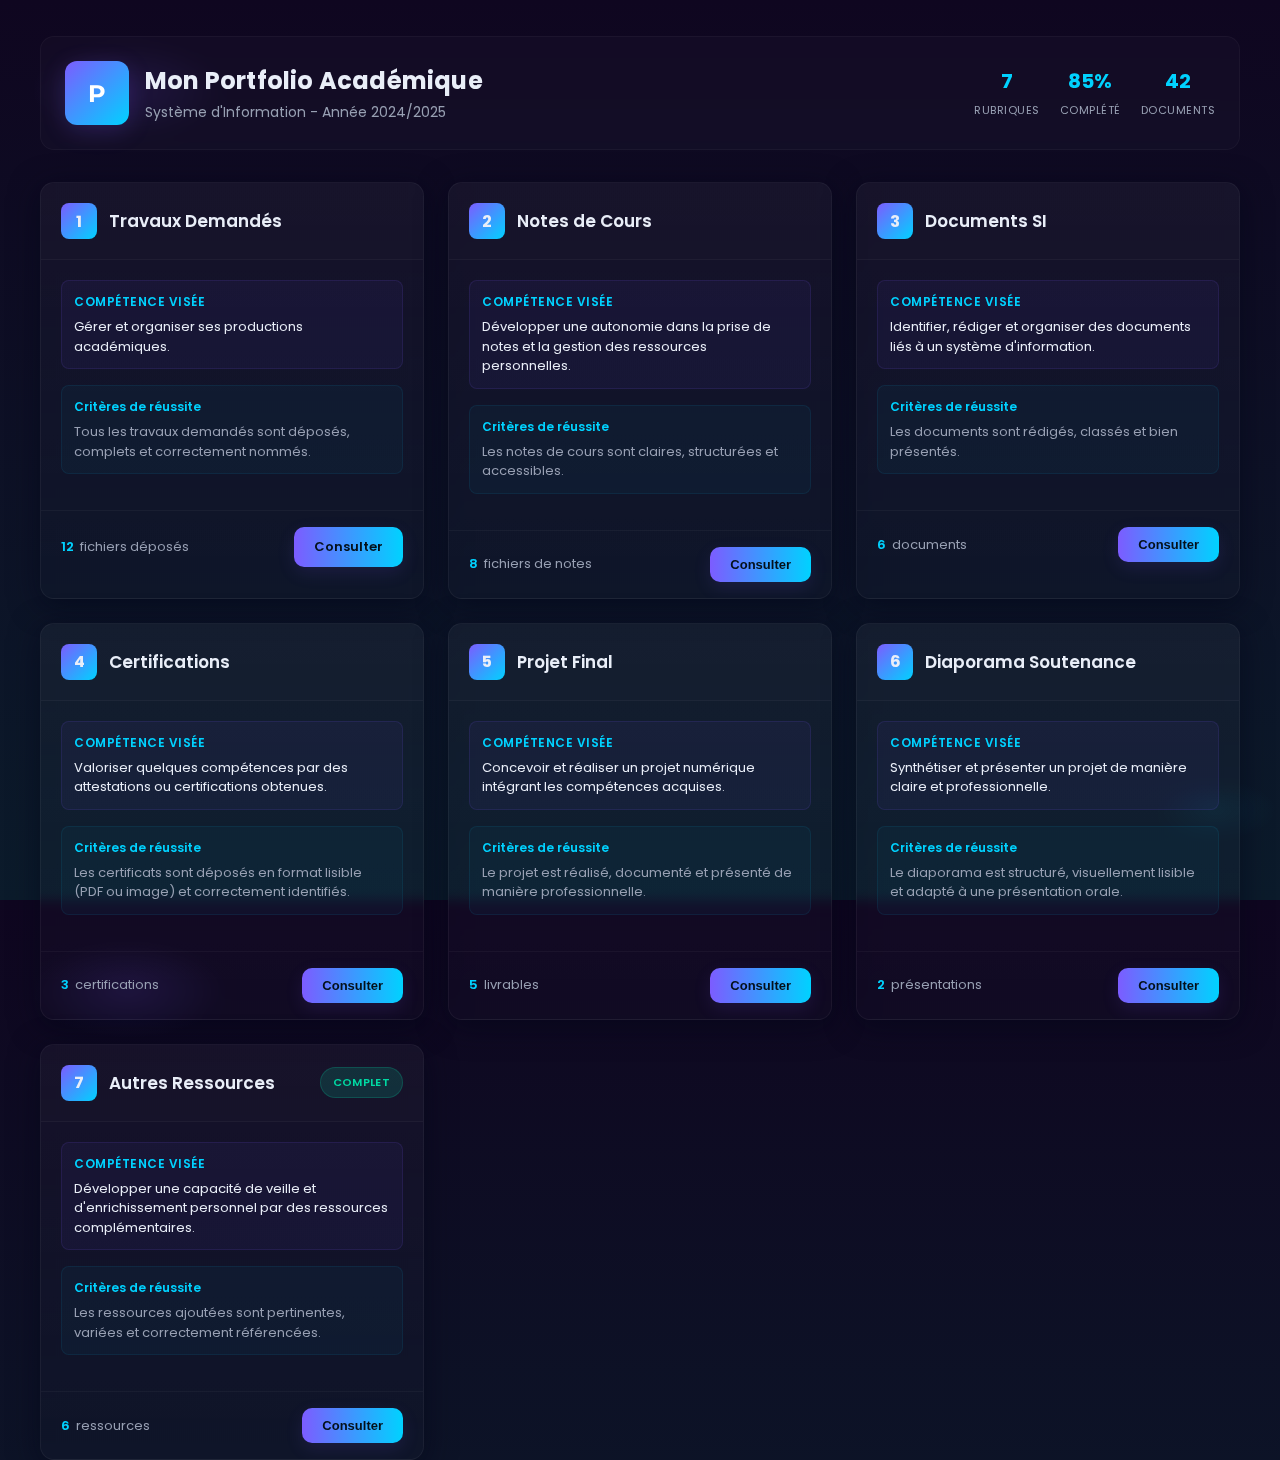
<file: index.html>
<!DOCTYPE html>
<html lang="fr">
<head>
  <meta charset="utf-8" />
  <meta name="viewport" content="width=device-width,initial-scale=1" />
  <title>Portfolio SI Alexis Lacombe</title>

  <link href="https://fonts.googleapis.com/css2?family=Poppins:wght@300;400;600;700&family=Montserrat:wght@600&display=swap" rel="stylesheet">

  <style>
    :root{
      --bg-1: #0f0620;
      --bg-2: #0b1b2b;
      --accent: #7c5cff;
      --accent-2: #00d2ff;
      --success: #00d9a3;
      --warning: #ffb648;
      --card-bg: rgba(255,255,255,0.03);
      --text: #e9eef8;
      --muted: #98a0b3;
      --radius: 14px;
    }

    *{box-sizing:border-box}
    html,body{height:100%}
    body{
      margin:0;
      font-family: "Poppins", system-ui, -apple-system, "Segoe UI", Roboto, sans-serif;
      color:var(--text);
      background: radial-gradient(1200px 600px at 10% 10%, rgba(124,92,255,0.12), transparent 8%),
                  radial-gradient(1000px 500px at 95% 90%, rgba(0,210,255,0.06), transparent 6%),
                  linear-gradient(180deg, var(--bg-1) 0%, var(--bg-2) 100%);
      -webkit-font-smoothing:antialiased;
      padding:36px;
      display:flex;
      align-items:flex-start;
      justify-content:center;
    }

    .container{
      max-width:1200px;
      width:100%;
    }

    header{
      display:flex;
      align-items:center;
      justify-content:space-between;
      gap:16px;
      margin-bottom:32px;
      padding:24px;
      background:rgba(255,255,255,0.02);
      border:1px solid rgba(255,255,255,0.04);
      border-radius:var(--radius);
      backdrop-filter:blur(8px);
    }

    .brand{
      display:flex;
      gap:16px;
      align-items:center;
    }

    .logo{
      width:64px;
      height:64px;
      border-radius:12px;
      background: linear-gradient(135deg,var(--accent),var(--accent-2));
      display:flex;
      align-items:center;
      justify-content:center;
      color:white;
      font-weight:700;
      font-size:24px;
      font-family: "Montserrat", sans-serif;
      box-shadow: 0 6px 24px rgba(124,92,255,0.2);
    }

    h1{
      margin:0 0 4px 0;
      font-size:24px;
      letter-spacing:0.2px;
    }

    .subtitle{
      margin:0;
      color:var(--muted);
      font-size:14px;
    }

    .stats{
      display:flex;
      gap:20px;
      align-items:center;
    }

    .stat{
      text-align:center;
    }

    .stat-value{
      font-size:20px;
      font-weight:700;
      color:var(--accent-2);
      display:block;
    }

    .stat-label{
      font-size:11px;
      color:var(--muted);
      text-transform:uppercase;
      letter-spacing:0.5px;
    }

    .grid{
      display:grid;
      grid-template-columns: repeat(auto-fit, minmax(360px, 1fr));
      gap:24px;
    }

    @media (max-width:768px){
      .grid{grid-template-columns: 1fr}
      body{padding:20px}
      header{flex-direction:column; text-align:center}
      .stats{justify-content:center}
    }

    .card{
      border-radius:var(--radius);
      overflow:hidden;
      position:relative;
      box-shadow: 0 6px 30px rgba(2,6,23,0.55);
      background: linear-gradient(180deg, rgba(255,255,255,0.03), rgba(255,255,255,0.01));
      border: 1px solid rgba(255,255,255,0.05);
      backdrop-filter: blur(6px);
      transition:transform .28s cubic-bezier(.2,.9,.3,1), box-shadow .28s ease;
    }

    .card:hover{
      transform: translateY(-6px);
      box-shadow: 0 18px 60px rgba(12,10,30,0.7);
    }

    .card-header{
      padding:20px;
      display:flex;
      justify-content:space-between;
      align-items:center;
      border-bottom:1px solid rgba(255,255,255,0.04);
      background:rgba(255,255,255,0.01);
    }

    .card-title{
      display:flex;
      align-items:center;
      gap:12px;
    }

    .rubrique-number{
      width:36px;
      height:36px;
      border-radius:8px;
      background:linear-gradient(135deg,var(--accent),var(--accent-2));
      display:flex;
      align-items:center;
      justify-content:center;
      font-weight:700;
      font-size:16px;
      flex-shrink:0;
    }

    .card-title h3{
      margin:0;
      font-size:17px;
      font-weight:600;
    }

    .status-badge{
      padding:6px 12px;
      border-radius:999px;
      font-size:11px;
      font-weight:600;
      text-transform:uppercase;
      letter-spacing:0.3px;
    }

    .status-complete{
      background:rgba(0,217,163,0.15);
      color:var(--success);
      border:1px solid rgba(0,217,163,0.2);
    }

    .status-progress{
      background:rgba(255,182,72,0.15);
      color:var(--warning);
      border:1px solid rgba(255,182,72,0.2);
    }

    .card-body{
      padding:20px;
    }

    .competence{
      background:rgba(124,92,255,0.06);
      border:1px solid rgba(124,92,255,0.12);
      border-radius:8px;
      padding:12px;
      margin-bottom:16px;
    }

    .competence-title{
      font-size:12px;
      color:var(--accent-2);
      font-weight:600;
      text-transform:uppercase;
      letter-spacing:0.5px;
      margin:0 0 6px 0;
    }

    .competence-text{
      font-size:13px;
      color:var(--text);
      margin:0;
      line-height:1.5;
    }

    .criteres{
      background:rgba(0,210,255,0.04);
      border:1px solid rgba(0,210,255,0.08);
      border-radius:8px;
      padding:12px;
      margin-bottom:16px;
    }

    .criteres-title{
      font-size:12px;
      color:var(--accent-2);
      font-weight:600;
      margin:0 0 6px 0;
    }

    .criteres-text{
      font-size:13px;
      color:var(--muted);
      margin:0;
      line-height:1.5;
    }

    .card-footer{
      padding:16px 20px;
      border-top:1px solid rgba(255,255,255,0.04);
      display:flex;
      justify-content:space-between;
      align-items:center;
      gap:12px;
    }

    .btn{
      font-size:13px;
      padding:10px 20px;
      border-radius:10px;
      background:linear-gradient(90deg,var(--accent),var(--accent-2));
      color:#04101a;
      font-weight:600;
      text-decoration:none;
      box-shadow: 0 6px 18px rgba(124,92,255,0.12);
      cursor:pointer;
      transition:all 0.2s ease;
      border:none;
      display:inline-block;
    }

    .btn:hover{
      transform:scale(1.05);
      box-shadow: 0 8px 24px rgba(124,92,255,0.24);
    }

    .file-count{
      color:var(--muted);
      font-size:13px;
      display:flex;
      align-items:center;
      gap:6px;
    }

    .file-count-number{
      color:var(--accent-2);
      font-weight:600;
    }

    /* Modal */
    .modal-overlay{
      display:none;
      position:fixed;
      inset:0;
      background:rgba(0,0,0,0.88);
      backdrop-filter:blur(10px);
      z-index:1000;
      animation:fadeIn 0.3s ease;
    }

    .modal-overlay.active{
      display:flex;
      align-items:center;
      justify-content:center;
      padding:20px;
    }

    @keyframes fadeIn{
      from{opacity:0}
      to{opacity:1}
    }

    .modal{
      background: linear-gradient(180deg, rgba(15,6,32,0.98), rgba(11,27,43,0.98));
      border:1px solid rgba(255,255,255,0.1);
      border-radius:16px;
      max-width:800px;
      width:100%;
      max-height:90vh;
      overflow:auto;
      box-shadow: 0 24px 80px rgba(0,0,0,0.7);
      animation:slideUp 0.3s ease;
    }

    @keyframes slideUp{
      from{transform:translateY(30px); opacity:0}
      to{transform:translateY(0); opacity:1}
    }

    .modal-header{
      padding:24px 28px;
      border-bottom:1px solid rgba(255,255,255,0.08);
      display:flex;
      justify-content:space-between;
      align-items:center;
      background:rgba(124,92,255,0.04);
    }

    .modal-header h2{
      margin:0;
      font-size:20px;
      font-weight:600;
    }

    .close-btn{
      background:rgba(255,255,255,0.06);
      border:1px solid rgba(255,255,255,0.08);
      color:var(--text);
      width:36px;
      height:36px;
      border-radius:8px;
      cursor:pointer;
      display:flex;
      align-items:center;
      justify-content:center;
      font-size:24px;
      transition:all 0.2s ease;
    }

    .close-btn:hover{
      background:rgba(255,255,255,0.1);
      transform:scale(1.1);
    }

    .modal-body{
      padding:28px;
    }

    .file-list{
      display:flex;
      flex-direction:column;
      gap:12px;
    }

    .file-item{
      background:rgba(255,255,255,0.02);
      border:1px solid rgba(255,255,255,0.05);
      border-radius:10px;
      padding:16px;
      display:flex;
      align-items:center;
      gap:14px;
      transition:all 0.2s ease;
      cursor:pointer;
    }

    .file-item:hover{
      background:rgba(255,255,255,0.04);
      border-color:rgba(124,92,255,0.3);
      transform:translateX(6px);
    }

    .file-icon{
      width:42px;
      height:42px;
      border-radius:10px;
      background:linear-gradient(135deg,var(--accent),var(--accent-2));
      display:flex;
      align-items:center;
      justify-content:center;
      font-size:18px;
      flex-shrink:0;
    }

    .file-info{
      flex:1;
    }

    .file-name{
      font-weight:600;
      font-size:14px;
      margin:0 0 4px 0;
      color:var(--text);
    }

    .file-desc{
      color:var(--muted);
      font-size:12px;
      margin:0;
    }

    .section-desc{
      background:rgba(124,92,255,0.08);
      border:1px solid rgba(124,92,255,0.15);
      border-radius:12px;
      padding:18px;
      margin-bottom:24px;
    }

    .section-desc p{
      margin:0;
      font-size:14px;
      line-height:1.7;
      color:var(--text);
    }
  </style>
</head>
<body>
  <div class="container">
    <header>
      <div class="brand">
        <div class="logo">P</div>
        <div>
          <h1>Mon Portfolio Académique</h1>
          <p class="subtitle">Système d'Information - Année 2024/2025</p>
        </div>
      </div>
      <div class="stats">
        <div class="stat">
          <span class="stat-value">7</span>
          <span class="stat-label">Rubriques</span>
        </div>
        <div class="stat">
          <span class="stat-value">85%</span>
          <span class="stat-label">Complété</span>
        </div>
        <div class="stat">
          <span class="stat-value">42</span>
          <span class="stat-label">Documents</span>
        </div>
      </div>
    </header>

    <main>
      <section class="grid">

        <!-- Rubrique 1 -->
        <div class="card">
          <div class="card-header">
            <div class="card-title">
              <div class="rubrique-number">1</div>
              <h3>Travaux Demandés</h3>
            </div>
          </div>
          <div class="card-body">
            <div class="competence">
              <p class="competence-title">Compétence visée</p>
              <p class="competence-text">Gérer et organiser ses productions académiques.</p>
            </div>
            <div class="criteres">
              <p class="criteres-title">Critères de réussite</p>
              <p class="criteres-text">Tous les travaux demandés sont déposés, complets et correctement nommés.</p>
            </div>
          </div>
          <div class="card-footer">
            <div class="file-count">
              <span class="file-count-number">12</span> fichiers déposés
            </div>
            <a href="telecharger.php" class="btn">Consulter</a>
          </div>
        </div>

        <!-- Rubrique 2 -->
        <div class="card">
          <div class="card-header">
            <div class="card-title">
              <div class="rubrique-number">2</div>
              <h3>Notes de Cours</h3>
            </div>
          </div>
          <div class="card-body">
            <div class="competence">
              <p class="competence-title">Compétence visée</p>
              <p class="competence-text">Développer une autonomie dans la prise de notes et la gestion des ressources personnelles.</p>
            </div>
            <div class="criteres">
              <p class="criteres-title">Critères de réussite</p>
              <p class="criteres-text">Les notes de cours sont claires, structurées et accessibles.</p>
            </div>
          </div>
          <div class="card-footer">
            <div class="file-count">
              <span class="file-count-number">8</span> fichiers de notes
            </div>
            <button class="btn" onclick="openModal('modal2')">Consulter</button>
          </div>
        </div>

        <!-- Rubrique 3 -->
        <div class="card">
          <div class="card-header">
            <div class="card-title">
              <div class="rubrique-number">3</div>
              <h3>Documents SI</h3>
            </div>
          </div>
          <div class="card-body">
            <div class="competence">
              <p class="competence-title">Compétence visée</p>
              <p class="competence-text">Identifier, rédiger et organiser des documents liés à un système d'information.</p>
            </div>
            <div class="criteres">
              <p class="criteres-title">Critères de réussite</p>
              <p class="criteres-text">Les documents sont rédigés, classés et bien présentés.</p>
            </div>
          </div>
          <div class="card-footer">
            <div class="file-count">
              <span class="file-count-number">6</span> documents
            </div>
            <button class="btn" onclick="openModal('modal3')">Consulter</button>
          </div>
        </div>

        <!-- Rubrique 4 -->
        <div class="card">
          <div class="card-header">
            <div class="card-title">
              <div class="rubrique-number">4</div>
              <h3>Certifications</h3>
            </div>
          </div>
          <div class="card-body">
            <div class="competence">
              <p class="competence-title">Compétence visée</p>
              <p class="competence-text">Valoriser quelques compétences par des attestations ou certifications obtenues.</p>
            </div>
            <div class="criteres">
              <p class="criteres-title">Critères de réussite</p>
              <p class="criteres-text">Les certificats sont déposés en format lisible (PDF ou image) et correctement identifiés.</p>
            </div>
          </div>
          <div class="card-footer">
            <div class="file-count">
              <span class="file-count-number">3</span> certifications
            </div>
            <button class="btn" onclick="openModal('modal4')">Consulter</button>
          </div>
        </div>

        <!-- Rubrique 5 -->
        <div class="card">
          <div class="card-header">
            <div class="card-title">
              <div class="rubrique-number">5</div>
              <h3>Projet Final</h3>
            </div>
          </div>
          <div class="card-body">
            <div class="competence">
              <p class="competence-title">Compétence visée</p>
              <p class="competence-text">Concevoir et réaliser un projet numérique intégrant les compétences acquises.</p>
            </div>
            <div class="criteres">
              <p class="criteres-title">Critères de réussite</p>
              <p class="criteres-text">Le projet est réalisé, documenté et présenté de manière professionnelle.</p>
            </div>
          </div>
          <div class="card-footer">
            <div class="file-count">
              <span class="file-count-number">5</span> livrables
            </div>
            <button class="btn" onclick="openModal('modal5')">Consulter</button>
          </div>
        </div>

        <!-- Rubrique 6 -->
        <div class="card">
          <div class="card-header">
            <div class="card-title">
              <div class="rubrique-number">6</div>
              <h3>Diaporama Soutenance</h3>
            </div>
          </div>
          <div class="card-body">
            <div class="competence">
              <p class="competence-title">Compétence visée</p>
              <p class="competence-text">Synthétiser et présenter un projet de manière claire et professionnelle.</p>
            </div>
            <div class="criteres">
              <p class="criteres-title">Critères de réussite</p>
              <p class="criteres-text">Le diaporama est structuré, visuellement lisible et adapté à une présentation orale.</p>
            </div>
          </div>
          <div class="card-footer">
            <div class="file-count">
              <span class="file-count-number">2</span> présentations
            </div>
            <button class="btn" onclick="openModal('modal6')">Consulter</button>
          </div>
        </div>

        <!-- Rubrique 7 -->
        <div class="card">
          <div class="card-header">
            <div class="card-title">
              <div class="rubrique-number">7</div>
              <h3>Autres Ressources</h3>
            </div>
            <span class="status-badge status-complete">Complet</span>
          </div>
          <div class="card-body">
            <div class="competence">
              <p class="competence-title">Compétence visée</p>
              <p class="competence-text">Développer une capacité de veille et d'enrichissement personnel par des ressources complémentaires.</p>
            </div>
            <div class="criteres">
              <p class="criteres-title">Critères de réussite</p>
              <p class="criteres-text">Les ressources ajoutées sont pertinentes, variées et correctement référencées.</p>
            </div>
          </div>
          <div class="card-footer">
            <div class="file-count">
              <span class="file-count-number">6</span> ressources
            </div>
            <button class="btn" onclick="openModal('modal7')">Consulter</button>
          </div>
        </div>

      </section>
    </main>
  </div>

  <!-- Modal 2 : Notes de Cours -->
  <div class="modal-overlay" id="modal2" onclick="closeModalOutside(event, 'modal2')">
    <div class="modal" onclick="event.stopPropagation()">
      <div class="modal-header">
        <h2>📝 Rubrique 2 : Notes de Cours</h2>
        <button class="close-btn" onclick="closeModal('modal2')">×</button>
      </div>
      <div class="modal-body">
        <div class="section-desc">
          <p><strong>Consigne :</strong> Organiser vos notes de cours de manière structurée avec des titres, sous-titres et exemples pratiques.</p>
        </div>
        <div class="file-list">
          <div class="file-item">
            <div class="file-icon">📓</div>
            <div class="file-info">
              <p class="file-name">Cours_1_Introduction_SI.pdf</p>
              <p class="file-desc">Concepts fondamentaux des systèmes d'information</p>
            </div>
          </div>
          <div class="file-item">
            <div class="file-icon">📓</div>
            <div class="file-info">
              <p class="file-name">Cours_2_Architecture_SI.pdf</p>
              <p class="file-desc">Architecture technique et organisationnelle</p>
            </div>
          </div>
          <div class="file-item">
            <div class="file-icon">📓</div>
            <div class="file-info">
              <p class="file-name">Cours_3_Base_Donnees.pdf</p>
              <p class="file-desc">Modélisation et gestion des bases de données</p>
            </div>
          </div>
          <div class="file-item">
            <div class="file-icon">📓</div>
            <div class="file-info">
              <p class="file-name">Cours_4_Reseaux.pdf</p>
              <p class="file-desc">Réseaux informatiques et protocoles</p>
            </div>
          </div>
          <div class="file-item">
            <div class="file-icon">📓</div>
            <div class="file-info">
              <p class="file-name">Cours_5_Securite.pdf</p>
              <p class="file-desc">Sécurité des systèmes d'information</p>
            </div>
          </div>
          <div class="file-item">
            <div class="file-icon">📓</div>
            <div class="file-info">
              <p class="file-name">Cours_6_Gestion_Projet.pdf</p>
              <p class="file-desc">Méthodologies de gestion de projet</p>
            </div>
          </div>
          <div class="file-item">
            <div class="file-icon">📓</div>
            <div class="file-info">
              <p class="file-name">Cours_7_Cloud_Computing.pdf</p>
              <p class="file-desc">Services cloud et virtualisation</p>
            </div>
          </div>
          <div class="file-item">
            <div class="file-icon">📓</div>
            <div class="file-info">
              <p class="file-name">Cours_8_IA_BigData.pdf</p>
              <p class="file-desc">Intelligence artificielle et traitement des données</p>
            </div>
          </div>
        </div>
      </div>
    </div>
  </div>

  <!-- Modal 3 : Documents SI -->
  <div class="modal-overlay" id="modal3" onclick="closeModalOutside(event, 'modal3')">
    <div class="modal" onclick="event.stopPropagation()">
      <div class="modal-header">
        <h2>📄 Rubrique 3 : Documents SI</h2>
        <button class="close-btn" onclick="closeModal('modal3')">×</button>
      </div>
      <div class="modal-body">
        <div class="section-desc">
          <p><strong>Consigne :</strong> Créer et organiser les documents essentiels à la gestion d'un système d'information.</p>
        </div>
        <div class="file-list">
          <div class="file-item">
            <div class="file-icon">📋</div>
            <div class="file-info">
              <p class="file-name">Cahier_des_charges.pdf</p>
              <p class="file-desc">Spécifications fonctionnelles et techniques</p>
            </div>
          </div>
          <div class="file-item">
            <div class="file-icon">🗺️</div>
            <div class="file-info">
              <p class="file-name">Schema_Architecture.pdf</p>
              <p class="file-desc">Diagrammes d'architecture système</p>
            </div>
          </div>
          <div class="file-item">
            <div class="file-icon">📊</div>
            <div class="file-info">
              <p class="file-name">MCD_MLD.pdf</p>
              <p class="file-desc">Modèles conceptuel et logique de données</p>
            </div>
          </div>
          <div class="file-item">
            <div class="file-icon">📖</div>
            <div class="file-info">
              <p class="file-name">Documentation_Technique.pdf</p>
              <p class="file-desc">Guide technique du système</p>
            </div>
          </div>
          <div class="file-item">
            <div class="file-icon">👤</div>
            <div class="file-info">
              <p class="file-name">Manuel_Utilisateur.pdf</p>
              <p class="file-desc">Guide d'utilisation pour les utilisateurs finaux</p>
            </div>
          </div>
          <div class="file-item">
            <div class="file-icon">🔒</div>
            <div class="file-info">
              <p class="file-name">Plan_Securite.pdf</p>
              <p class="file-desc">Politique de sécurité et mesures de protection</p>
            </div>
          </div>
        </div>
      </div>
    </div>
  </div>

  <!-- Modal 4 : Certifications -->
  <div class="modal-overlay" id="modal4" onclick="closeModalOutside(event, 'modal4')">
    <div class="modal" onclick="event.stopPropagation()">
      <div class="modal-header">
        <h2>🏆 Rubrique 4 : Certifications</h2>
        <button class="close-btn" onclick="closeModal('modal4')">×</button>
      </div>
      <div class="modal-body">
        <div class="section-desc">
          <p><strong>Consigne :</strong> Rassembler les certifications et attestations validant vos compétences.</p>
        </div>
        <div class="file-list">
          <div class="file-item">
            <div class="file-icon">🎓</div>
            <div class="file-info">
              <p class="file-name">Certification_Python.pdf</p>
              <p class="file-desc">Certification Python Programming - 2024</p>
            </div>
          </div>
          <div class="file-item">
            <div class="file-icon">🎓</div>
            <div class="file-info">
              <p class="file-name">Certification_SQL.pdf</p>
              <p class="file-desc">Certification SQL Database Management</p>
            </div>
          </div>
          <div class="file-item">
            <div class="file-icon">🎓</div>
            <div class="
</file>
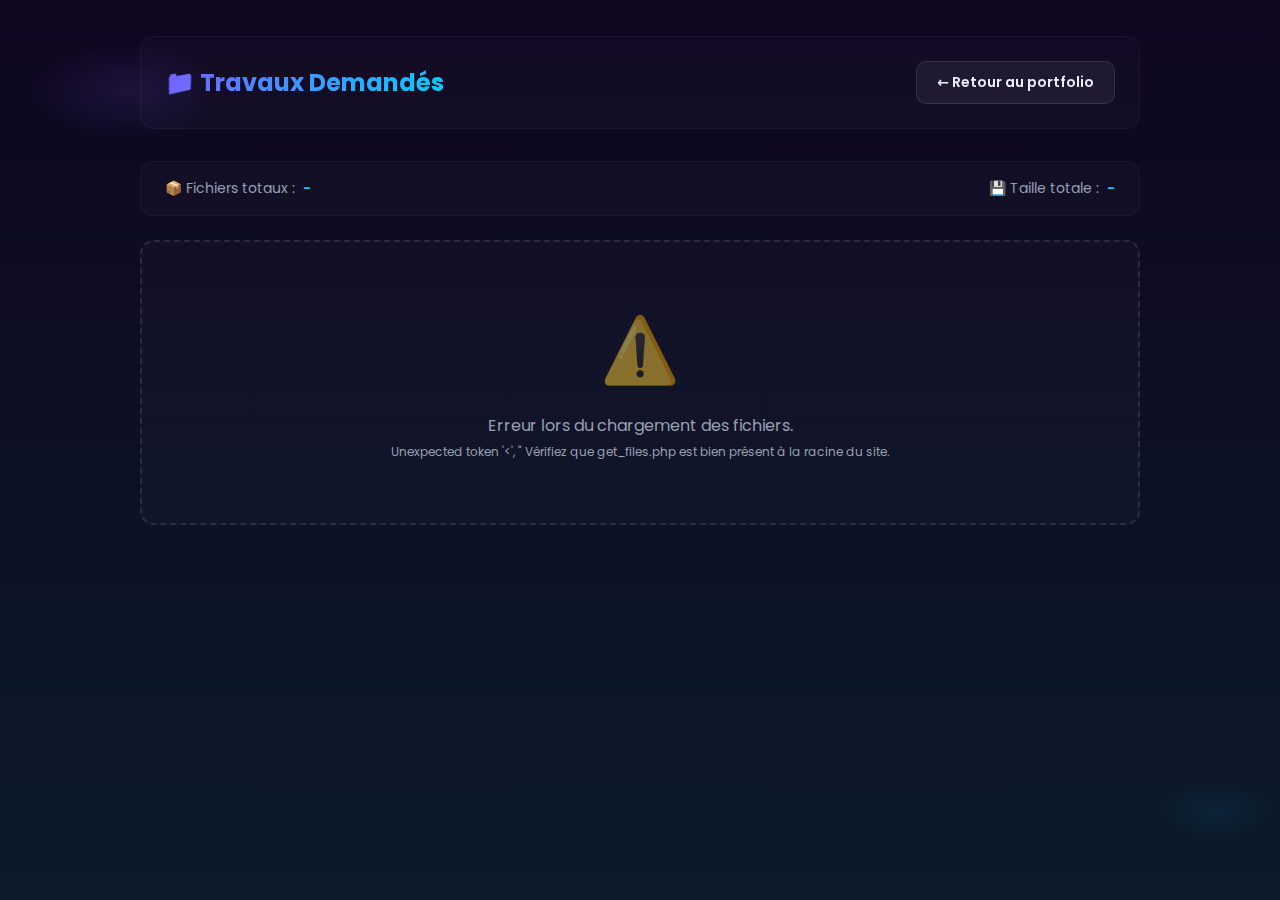
<file: telecharger.html>
<!DOCTYPE html>
<html lang="fr">
<head>
  <meta charset="utf-8" />
  <meta name="viewport" content="width=device-width,initial-scale=1" />
  <title>Télécharger les fichiers - Portfolio SI</title>

  <link href="https://fonts.googleapis.com/css2?family=Poppins:wght@300;400;600;700&family=Montserrat:wght@600&display=swap" rel="stylesheet">

  <style>
    :root{
      --bg-1: #0f0620;
      --bg-2: #0b1b2b;
      --accent: #7c5cff;
      --accent-2: #00d2ff;
      --success: #00d9a3;
      --card-bg: rgba(255,255,255,0.03);
      --text: #e9eef8;
      --muted: #98a0b3;
      --radius: 14px;
    }

    *{box-sizing:border-box}
    html,body{height:100%}
    body{
      margin:0;
      font-family: "Poppins", system-ui, -apple-system, "Segoe UI", Roboto, sans-serif;
      color:var(--text);
      background: radial-gradient(1200px 600px at 10% 10%, rgba(124,92,255,0.12), transparent 8%),
                  radial-gradient(1000px 500px at 95% 90%, rgba(0,210,255,0.06), transparent 6%),
                  linear-gradient(180deg, var(--bg-1) 0%, var(--bg-2) 100%);
      -webkit-font-smoothing:antialiased;
      padding:36px;
      min-height:100vh;
    }

    .container{
      max-width:1000px;
      margin:0 auto;
    }

    .header{
      background:rgba(255,255,255,0.02);
      border:1px solid rgba(255,255,255,0.04);
      border-radius:var(--radius);
      backdrop-filter:blur(8px);
      padding:24px;
      margin-bottom:32px;
      display:flex;
      justify-content:space-between;
      align-items:center;
      gap:16px;
    }

    h1{
      margin:0;
      font-size:24px;
      background: linear-gradient(135deg,var(--accent),var(--accent-2));
      -webkit-background-clip: text;
      -webkit-text-fill-color: transparent;
      background-clip: text;
    }

    .back-btn{
      padding:10px 20px;
      border-radius:10px;
      background:rgba(255,255,255,0.06);
      border:1px solid rgba(255,255,255,0.1);
      color:var(--text);
      text-decoration:none;
      font-weight:600;
      font-size:14px;
      transition:all 0.2s ease;
      display:inline-flex;
      align-items:center;
      gap:8px;
    }

    .back-btn:hover{
      background:rgba(255,255,255,0.1);
      transform:translateX(-4px);
    }

    .files-grid{
      display:grid;
      gap:16px;
    }

    .file-card{
      background: linear-gradient(180deg, rgba(255,255,255,0.03), rgba(255,255,255,0.01));
      border: 1px solid rgba(255,255,255,0.05);
      border-radius:var(--radius);
      padding:20px;
      display:flex;
      align-items:center;
      gap:16px;
      transition:all 0.3s ease;
    }

    .file-card:hover{
      background: rgba(255,255,255,0.05);
      border-color:rgba(124,92,255,0.3);
      transform:translateX(8px);
      box-shadow: 0 8px 32px rgba(124,92,255,0.15);
    }

    .file-icon{
      width:56px;
      height:56px;
      border-radius:12px;
      background:linear-gradient(135deg,var(--accent),var(--accent-2));
      display:flex;
      align-items:center;
      justify-content:center;
      font-size:24px;
      flex-shrink:0;
      box-shadow: 0 6px 20px rgba(124,92,255,0.2);
    }

    .file-info{
      flex:1;
      min-width:0;
    }

    .file-name{
      font-weight:600;
      font-size:16px;
      margin:0 0 6px 0;
      color:var(--text);
      word-break:break-all;
    }

    .file-meta{
      display:flex;
      gap:16px;
      font-size:13px;
      color:var(--muted);
    }

    .download-btn{
      padding:12px 24px;
      border-radius:10px;
      background:linear-gradient(90deg,var(--accent),var(--accent-2));
      color:#04101a;
      font-weight:600;
      text-decoration:none;
      box-shadow: 0 6px 18px rgba(124,92,255,0.12);
      transition:all 0.2s ease;
      border:none;
      cursor:pointer;
      font-size:14px;
      white-space:nowrap;
    }

    .download-btn:hover{
      transform:scale(1.05);
      box-shadow: 0 8px 24px rgba(124,92,255,0.24);
    }

    .stats-bar{
      background:rgba(255,255,255,0.02);
      border:1px solid rgba(255,255,255,0.04);
      border-radius:var(--radius);
      padding:16px 24px;
      margin-bottom:24px;
      display:flex;
      justify-content:space-between;
      align-items:center;
      flex-wrap:wrap;
      gap:16px;
    }

    .stat-item{
      display:flex;
      align-items:center;
      gap:8px;
      font-size:14px;
      color:var(--muted);
    }

    .stat-value{
      color:var(--accent-2);
      font-weight:600;
    }

    .loading{
      text-align:center;
      padding:40px;
      color:var(--muted);
    }

    .empty-state{
      text-align:center;
      padding:60px 20px;
      background:rgba(255,255,255,0.02);
      border:2px dashed rgba(255,255,255,0.1);
      border-radius:var(--radius);
    }

    .empty-icon{
      font-size:64px;
      margin-bottom:16px;
      opacity:0.5;
    }

    .empty-text{
      color:var(--muted);
      font-size:16px;
      margin:0;
    }

    @media (max-width:768px){
      body{padding:20px}
      .header{flex-direction:column; text-align:center}
      .file-card{flex-direction:column; text-align:center}
      .file-meta{justify-content:center; flex-wrap:wrap}
    }
  </style>
</head>
<body>
  <div class="container">
    <div class="header">
      <h1>📁 Travaux Demandés</h1>
      <a href="index.html" class="back-btn">← Retour au portfolio</a>
    </div>

    <div class="stats-bar" id="stats">
      <div class="stat-item">
        <span>📦 Fichiers totaux :</span>
        <span class="stat-value" id="fileCount">-</span>
      </div>
      <div class="stat-item">
        <span>💾 Taille totale :</span>
        <span class="stat-value" id="totalSize">-</span>
      </div>
    </div>

    <div id="filesContainer">
      <div class="loading">⏳ Chargement des fichiers...</div>
    </div>
  </div>

  <script>
    // Fonction pour obtenir l'icône selon l'extension
    function getFileIcon(filename) {
      const ext = filename.split('.').pop().toLowerCase();
      const icons = {
        'pdf': '📄',
        'doc': '📝', 'docx': '📝',
        'xls': '📊', 'xlsx': '📊',
        'ppt': '📊', 'pptx': '📊',
        'zip': '🗜️', 'rar': '🗜️', '7z': '🗜️',
        'jpg': '🖼️', 'jpeg': '🖼️', 'png': '🖼️', 'gif': '🖼️',
        'mp4': '🎬', 'avi': '🎬', 'mkv': '🎬',
        'mp3': '🎵', 'wav': '🎵',
        'txt': '📋',
        'py': '🐍',
        'html': '🌐', 'css': '🎨', 'js': '⚡',
      };
      return icons[ext] || '📁';
    }

    // Fonction pour formater la taille
    function formatBytes(bytes) {
      if (bytes >= 1073741824) {
        return (bytes / 1073741824).toFixed(2) + ' Go';
      } else if (bytes >= 1048576) {
        return (bytes / 1048576).toFixed(2) + ' Mo';
      } else if (bytes >= 1024) {
        return (bytes / 1024).toFixed(2) + ' Ko';
      } else {
        return bytes + ' octets';
      }
    }

    // Fonction pour formater la date
    function formatDate(timestamp) {
      const date = new Date(timestamp);
      return date.toLocaleDateString('fr-FR');
    }

    // Charger les fichiers via l'API PHP
    async function loadFiles() {
      try {
        const response = await fetch('get_files.php');
        const data = await response.json();

        const container = document.getElementById('filesContainer');

        // Afficher les infos de debug en console
        console.log('Réponse du serveur:', data);

        if (!data.success || data.files.length === 0) {
          let debugInfo = '';
          if (data.debug) {
            debugInfo = `<br><small style="color: var(--muted); font-size: 12px;">
              Debug: ${data.message}<br>
              Dossier: ${data.debug.folder_path || 'non trouvé'}<br>
              Fichiers trouvés: ${data.debug.file_count || 0}
            </small>`;
          }
          container.innerHTML = `
            <div class="empty-state">
              <div class="empty-icon">📭</div>
              <p class="empty-text">Aucun fichier disponible pour le moment.</p>
              ${debugInfo}
            </div>
          `;
          document.getElementById('fileCount').textContent = '0';
          document.getElementById('totalSize').textContent = '0 Mo';
          return;
        }

        // Mettre à jour les statistiques
        document.getElementById('fileCount').textContent = data.files.length;
        document.getElementById('totalSize').textContent = formatBytes(data.totalSize);

        // Créer la grille de fichiers
        let html = '<div class="files-grid">';
        
        data.files.forEach(file => {
          html += `
            <div class="file-card">
              <div class="file-icon">${getFileIcon(file.name)}</div>
              <div class="file-info">
                <p class="file-name">${file.name}</p>
                <div class="file-meta">
                  <span>📏 ${formatBytes(file.size)}</span>
                  <span>📅 ${formatDate(file.modified * 1000)}</span>
                </div>
              </div>
              <a href="fichiers/${encodeURIComponent(file.name)}" class="download-btn" download>
                ⬇️ Télécharger
              </a>
            </div>
          `;
        });

        html += '</div>';
        container.innerHTML = html;

      } catch (error) {
        console.error('Erreur:', error);
        document.getElementById('filesContainer').innerHTML = `
          <div class="empty-state">
            <div class="empty-icon">⚠️</div>
            <p class="empty-text">Erreur lors du chargement des fichiers.</p>
            <small style="color: var(--muted); font-size: 12px;">
              ${error.message}<br>
              Vérifiez que get_files.php est bien présent à la racine du site.
            </small>
          </div>
        `;
      }
    }

    // Charger les fichiers au démarrage
    loadFiles();
  </script>
</body>
</html>
</file>
